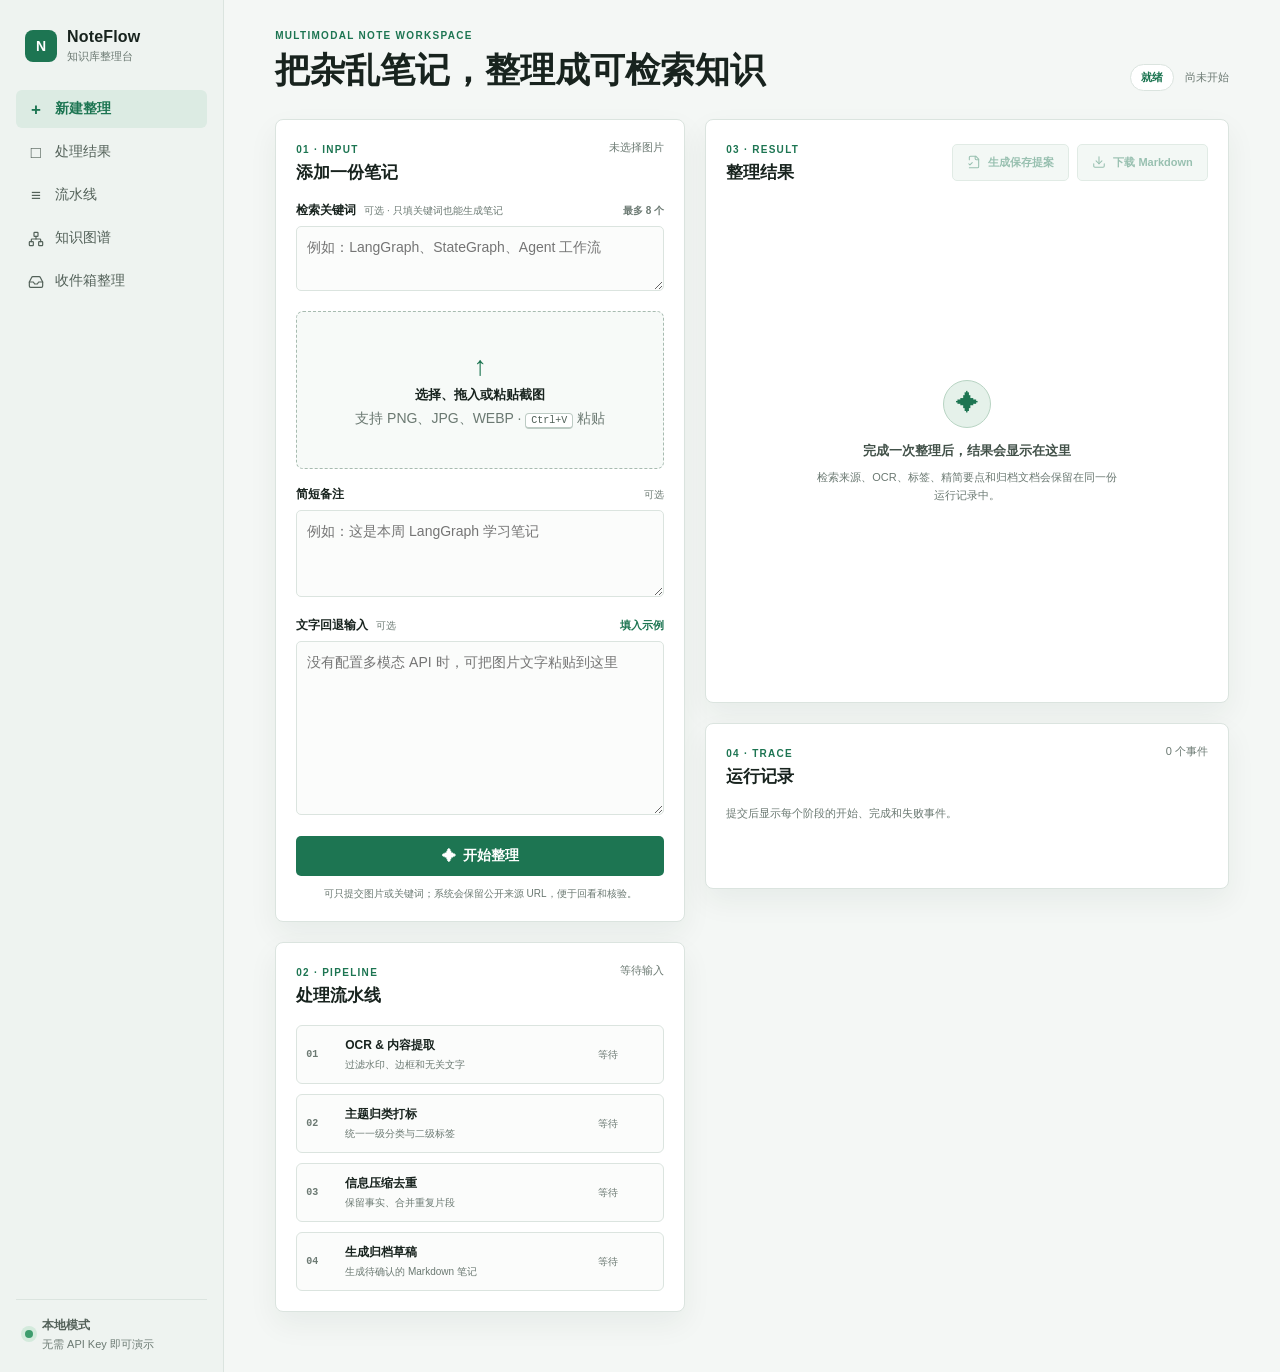
<file: index.html>
<!doctype html>
<html lang="zh-CN">
  <head>
    <meta charset="UTF-8" />
    <meta name="viewport" content="width=device-width, initial-scale=1" />
    <meta name="theme-color" content="#f4f7f5" />
    <title>NoteFlow · 多模态笔记整理</title>
    <link rel="stylesheet" href="styles.css?v=20260906-ocr-review" />
  </head>
  <body>
    <div class="app-shell">
      <aside class="sidebar">
        <a class="brand" href="/" aria-label="NoteFlow 首页">
          <span class="brand-mark">N</span>
          <span><strong>NoteFlow</strong><small>知识库整理台</small></span>
        </a>
        <nav class="side-nav" aria-label="主导航">
          <a class="nav-item active" href="#workspace"><span class="nav-icon">+</span>新建整理</a>
          <a class="nav-item" href="#results"><span class="nav-icon">□</span>处理结果</a>
          <a class="nav-item" href="#pipeline"><span class="nav-icon">≡</span>流水线</a>
          <a class="nav-item" href="/graph.html"><span class="nav-icon"><i data-lucide="network" aria-hidden="true"></i></span>知识图谱</a>
          <a class="nav-item" href="/inbox.html"><span class="nav-icon"><i data-lucide="inbox" aria-hidden="true"></i></span>收件箱整理</a>
        </nav>
        <div class="sidebar-foot">
          <span class="status-dot"></span>
          <span><strong>本地模式</strong><small>无需 API Key 即可演示</small></span>
        </div>
      </aside>

      <main class="main-content">
        <header class="topbar">
          <div>
            <p class="eyebrow">MULTIMODAL NOTE WORKSPACE</p>
            <h1>把杂乱笔记，整理成可检索知识</h1>
          </div>
          <div class="topbar-meta"><span id="connectionBadge" class="badge">就绪</span><span id="runIdLabel">尚未开始</span></div>
        </header>

        <section class="workspace-grid" id="workspace">
          <section class="input-column">
            <div class="panel input-panel">
              <div class="panel-heading"><div><span class="eyebrow">01 · INPUT</span><h2>添加一份笔记</h2></div><span class="muted" id="imageMeta">未选择图片</span></div>
              <div class="field-group keyword-group">
                <div class="field-label-row"><label for="keywordsInput">检索关键词 <span>可选 · 只填关键词也能生成笔记</span></label><span class="keyword-hint">最多 8 个</span></div>
                <textarea id="keywordsInput" rows="2" placeholder="例如：LangGraph、StateGraph、Agent 工作流"></textarea>
              </div>
              <label class="dropzone" id="dropzone" for="imageInput" tabindex="0" aria-label="选择、拖入或粘贴笔记截图">
                <input id="imageInput" type="file" accept="image/*" />
                <span class="upload-icon">↑</span>
                <strong id="uploadTitle">选择、拖入或粘贴截图</strong>
                <span id="uploadHint">支持 PNG、JPG、WEBP · <kbd id="pasteShortcut">⌘V</kbd> 粘贴</span>
                <img id="imagePreview" alt="笔记预览" hidden />
                <span class="paste-status" id="pasteStatus" hidden></span>
              </label>
              <div class="field-group">
                <label for="userNote">简短备注 <span>可选</span></label>
                <textarea id="userNote" rows="3" placeholder="例如：这是本周 LangGraph 学习笔记"></textarea>
              </div>
              <div class="field-group">
                <div class="field-label-row"><label for="ocrText">文字回退输入 <span>可选</span></label><button class="text-button" id="sampleBtn" type="button">填入示例</button></div>
                <textarea id="ocrText" rows="7" placeholder="没有配置多模态 API 时，可把图片文字粘贴到这里"></textarea>
              </div>
              <button id="processBtn" class="primary-button" type="button"><span class="button-icon">✦</span><span>开始整理</span></button>
              <p class="privacy-note">可只提交图片或关键词；系统会保留公开来源 URL，便于回看和核验。</p>
            </div>

            <section class="panel pipeline-panel" id="pipeline">
              <div class="panel-heading"><div><span class="eyebrow">02 · PIPELINE</span><h2>处理流水线</h2></div><span class="muted" id="progressLabel">等待输入</span></div>
              <ol class="stage-list" id="stageList">
                <li class="stage-item queued" data-stage="retrieve" id="retrieveStage" hidden><span class="stage-number">00</span><span class="stage-copy"><strong>关键词公开检索</strong><small>抓取带 URL 的公开资料摘要</small></span><span class="stage-status">等待</span><button class="retry-button" data-retry="retrieve" type="button" title="重试此阶段" hidden>↻</button></li>
                <li class="stage-item queued" data-stage="ocr"><span class="stage-number">01</span><span class="stage-copy"><strong>OCR & 内容提取</strong><small>过滤水印、边框和无关文字</small></span><span class="stage-status">等待</span><button class="retry-button" data-retry="ocr" type="button" title="重试此阶段" hidden>↻</button></li>
                <li class="stage-item queued" data-stage="classify"><span class="stage-number">02</span><span class="stage-copy"><strong>主题归类打标</strong><small>统一一级分类与二级标签</small></span><span class="stage-status">等待</span><button class="retry-button" data-retry="classify" type="button" title="重试此阶段" hidden>↻</button></li>
                <li class="stage-item queued" data-stage="summarize"><span class="stage-number">03</span><span class="stage-copy"><strong>信息压缩去重</strong><small>保留事实、合并重复片段</small></span><span class="stage-status">等待</span><button class="retry-button" data-retry="summarize" type="button" title="重试此阶段" hidden>↻</button></li>
                <li class="stage-item queued" data-stage="archive"><span class="stage-number">04</span><span class="stage-copy"><strong>生成归档草稿</strong><small>生成待确认的 Markdown 笔记</small></span><span class="stage-status">等待</span><button class="retry-button" data-retry="archive" type="button" title="重试此阶段" hidden>↻</button></li>
              </ol>
            </section>
          </section>

          <section class="result-column" id="results">
            <div class="panel result-panel">
              <div class="panel-heading result-heading"><div><span class="eyebrow">03 · RESULT</span><h2>整理结果</h2></div><div class="result-actions"><button id="saveProposalBtn" class="secondary-button" type="button" disabled><i data-lucide="file-check-2" aria-hidden="true"></i><span>生成保存提案</span></button><button id="downloadBtn" class="secondary-button" type="button" disabled><i data-lucide="download" aria-hidden="true"></i><span>下载 Markdown</span></button></div></div>
              <div id="emptyState" class="empty-state"><div class="empty-mark">✦</div><strong>完成一次整理后，结果会显示在这里</strong><span>检索来源、OCR、标签、精简要点和归档文档会保留在同一份运行记录中。</span></div>
              <div id="resultContent" hidden>
                <section class="note-proposal" id="noteProposalPanel" hidden aria-labelledby="noteProposalTitle">
                  <div class="note-proposal-heading"><div><span class="eyebrow">SAVE PROPOSAL</span><h3 id="noteProposalTitle">写入收件箱</h3></div><span class="proposal-status" id="noteProposalStatus">待确认</span></div>
                  <p class="note-proposal-meta" id="noteProposalMeta">预览不会修改知识库。</p>
                  <pre class="proposal-preview" id="noteProposalPreview"></pre>
                  <div class="note-proposal-actions"><button id="noteProposalCancel" class="text-button" type="button">关闭提案</button><button id="noteProposalCommit" class="primary-button proposal-commit-button" type="button"><i data-lucide="save" aria-hidden="true"></i><span>确认写入收件箱</span></button></div>
                </section>
                <div class="summary-strip">
                  <div><span>资料类型</span><strong id="textType">-</strong></div>
                  <div><span>一级分类</span><strong id="category">-</strong></div>
                  <div><span>处理进度</span><strong id="resultProgress">0%</strong></div>
                </div>
                <div class="tabs" role="tablist">
                  <button class="tab active" data-tab="archive" type="button" role="tab">归档 Markdown</button>
                  <button class="tab" data-tab="ocr" type="button" role="tab">OCR 文本</button>
                  <button class="tab" data-tab="classify" type="button" role="tab">标签结果</button>
                  <button class="tab" data-tab="summarize" type="button" role="tab">精简要点</button>
                  <button class="tab" data-tab="retrieve" type="button" role="tab">检索来源</button>
                </div>
                <div class="tab-panel active" data-panel="archive"><pre class="markdown-preview" id="markdownPreview"></pre></div>
                <div class="tab-panel" data-panel="ocr">
                  <div class="result-block ocr-review-block">
                    <div class="block-meta"><span>原始 OCR（只读）</span><span id="ocrEngineLabel"></span></div>
                    <pre id="ocrPreview" class="ocr-original-preview"></pre>
                    <div class="ocr-editor-heading"><label for="ocrCorrectedText">人工校正文本</label><span id="ocrRevisionLabel">未提交校正</span></div>
                    <textarea id="ocrCorrectedText" rows="10" placeholder="可直接修改识别结果；原始 OCR 会一直保留"></textarea>
                    <div class="ocr-editor-actions"><span class="muted" id="noiseLabel"></span><button id="applyOcrCorrectionBtn" class="secondary-button" type="button" disabled><i data-lucide="refresh-cw" aria-hidden="true"></i><span>应用修订并重新整理</span></button></div>
                    <div class="ocr-confidence-panel"><div class="block-meta"><span>低置信度片段</span><span>请优先核对</span></div><div id="lowConfidenceList" class="confidence-list"><span class="muted">未发现或未返回低置信度片段</span></div></div>
                  </div>
                </div>
                <div class="tab-panel" data-panel="classify"><div class="result-block"><div class="label-line"><span>一级分类</span><strong id="categoryDetail"></strong></div><div class="label-line"><span>二级标签</span><div class="tag-list" id="tagList"></div></div><div class="label-line"><span>主题概括</span><p id="topicSummary"></p></div><div class="label-line"><span>适用场景</span><p id="usageScene"></p></div></div></div>
                <div class="tab-panel" data-panel="summarize"><div class="result-block"><div class="block-meta"><span>精简版要点</span><span id="redundancyLabel"></span></div><pre id="summaryPreview"></pre><div class="key-sentences"><span class="block-title">重点短句</span><ul id="keySentenceList"></ul></div></div></div>
                <div class="tab-panel" data-panel="retrieve"><div class="result-block retrieval-block"><div class="block-meta"><span>公开检索线索</span><span id="retrievalMeta"></span></div><p class="retrieval-query" id="retrievalQuery"></p><p class="retrieval-warning" id="retrievalWarning" hidden></p><div class="source-list" id="sourceList"></div><p class="muted source-empty" id="sourceEmpty" hidden>没有抓取到可引用来源，请检查网络或换一组更具体的关键词。</p></div></div>
              </div>
            </div>
            <div class="panel event-panel"><div class="panel-heading"><div><span class="eyebrow">04 · TRACE</span><h2>运行记录</h2></div><span class="muted" id="eventCount">0 个事件</span></div><div id="eventList" class="event-list"><span class="muted">提交后显示每个阶段的开始、完成和失败事件。</span></div></div>
          </section>
        </section>
      </main>
    </div>
    <div class="toast" id="toast" role="status" aria-live="polite"></div>
    <script src="vendor/lucide.0.468.0.min.js"></script>
    <script src="app.js?v=20260906-ocr-review"></script>
  </body>
</html>
</file>
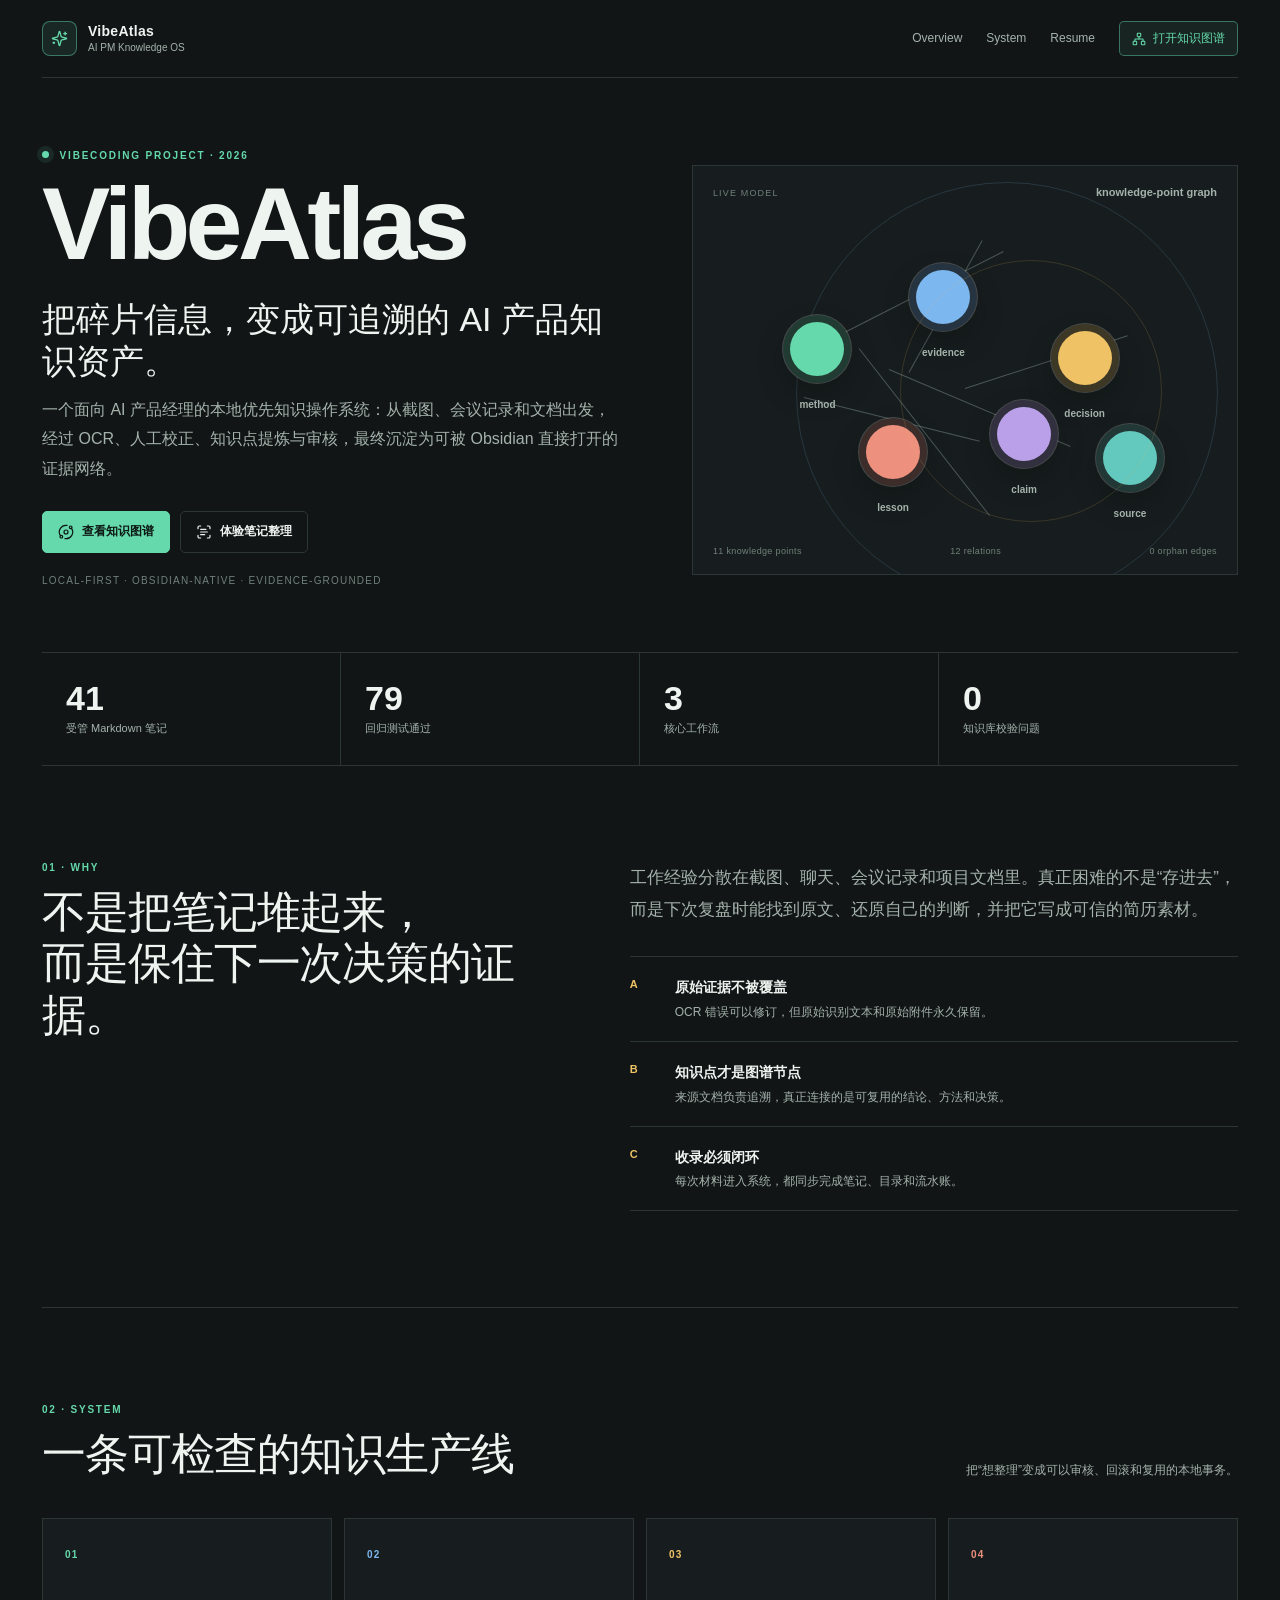
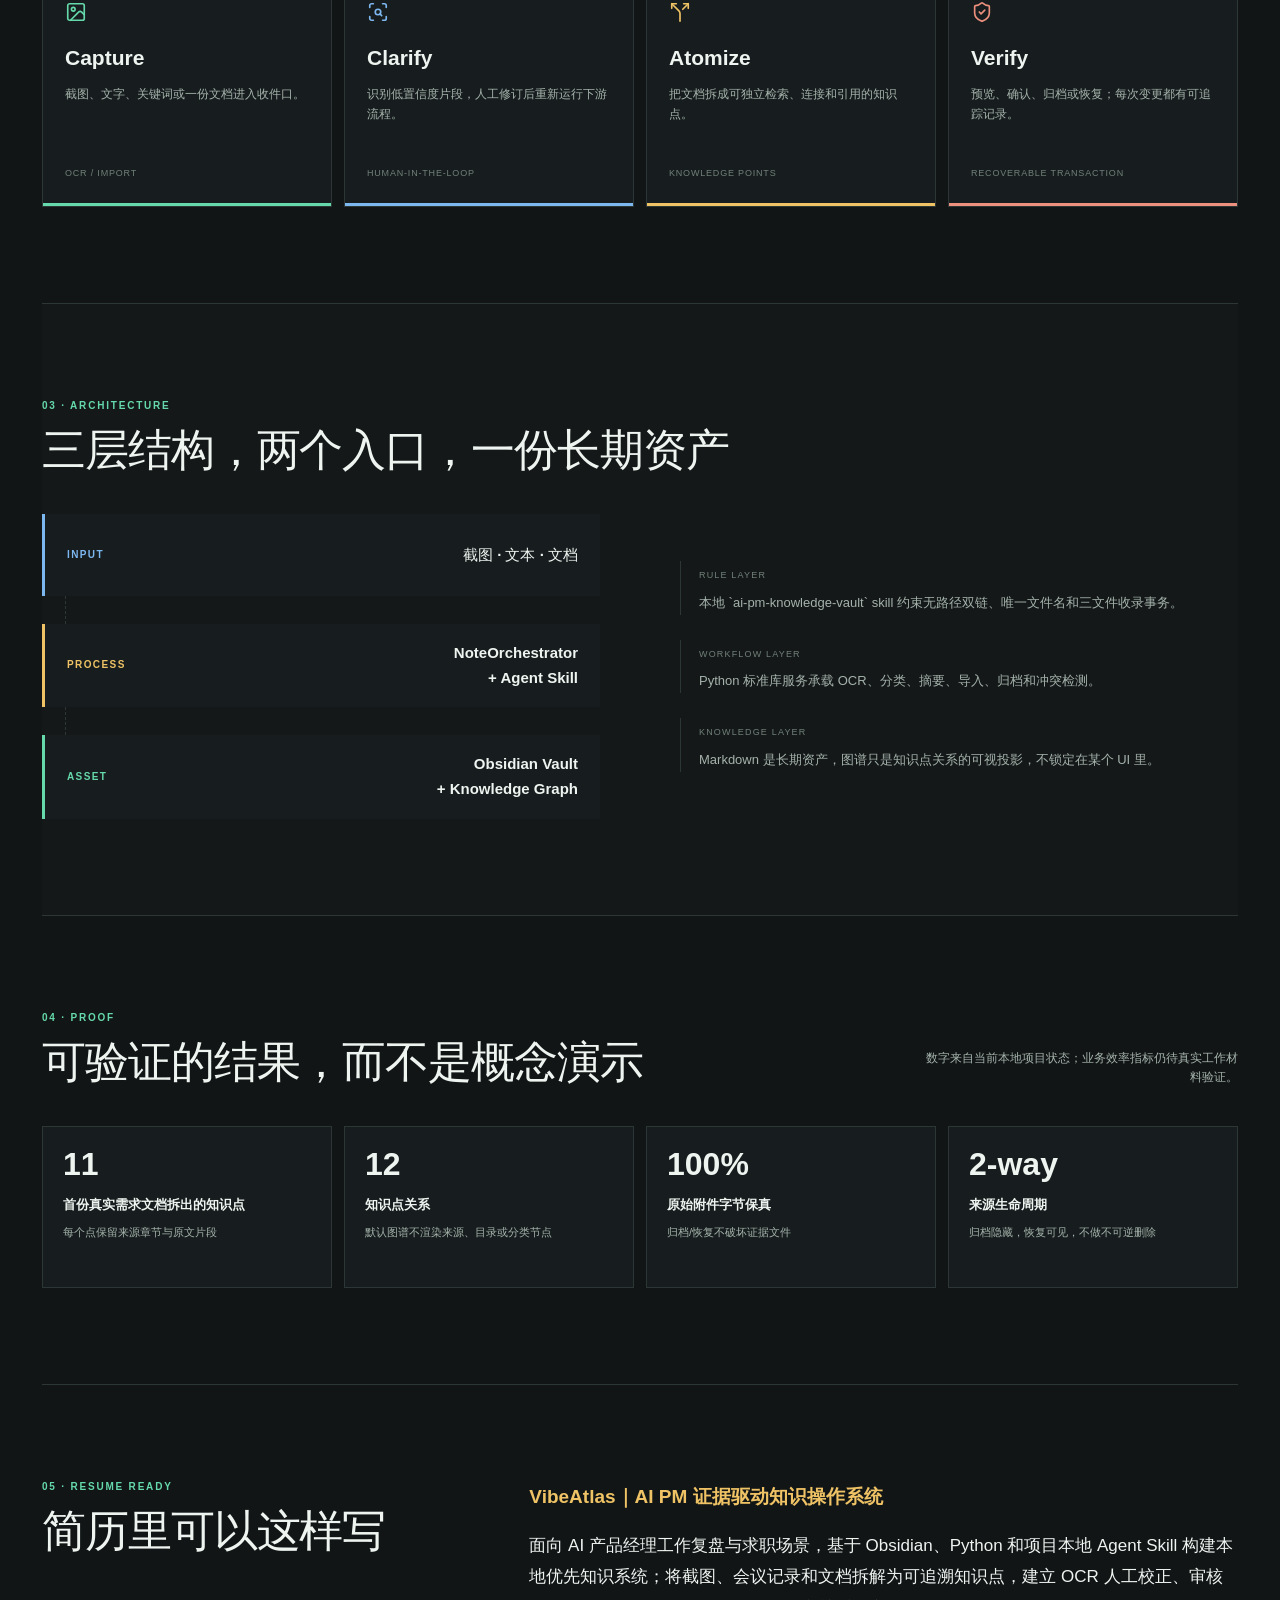
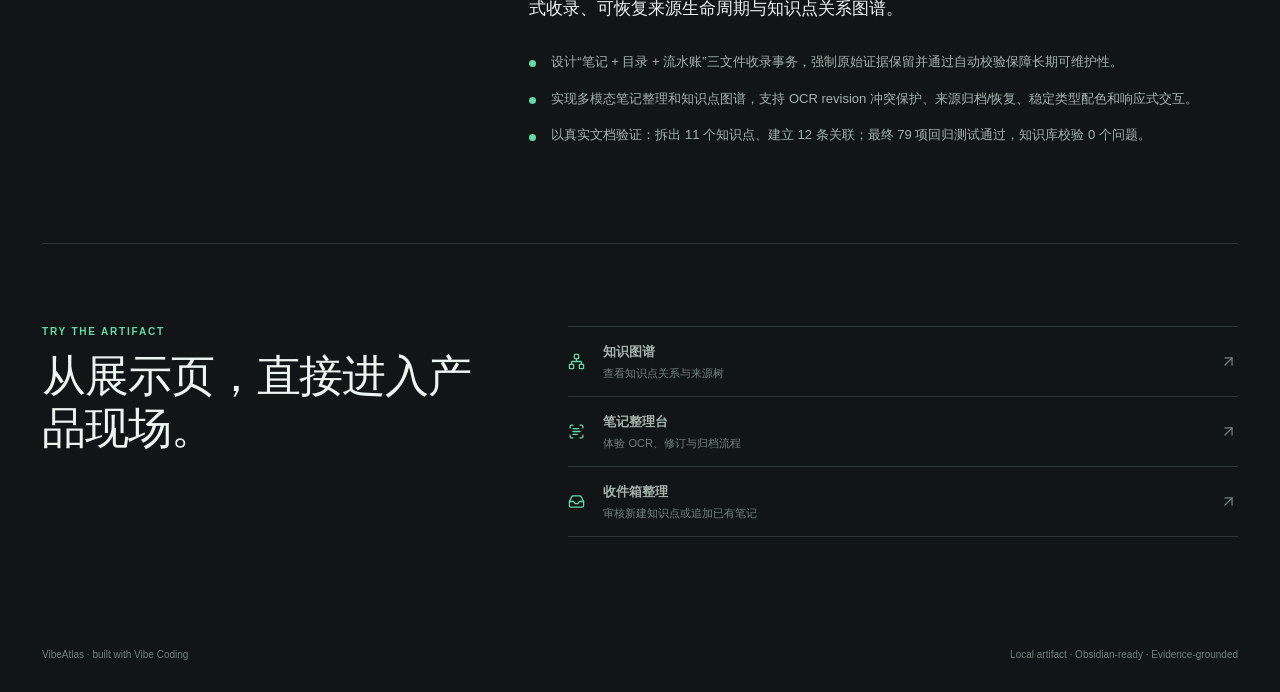
<file: vibecoding-project.html>
<!doctype html>
<html lang="zh-CN">
  <head>
    <meta charset="UTF-8" />
    <meta name="viewport" content="width=device-width, initial-scale=1" />
    <meta name="theme-color" content="#111516" />
    <meta name="description" content="VibeAtlas：面向 AI 产品经理的证据驱动个人知识操作系统项目展示。" />
    <title>VibeAtlas · AI PM 证据驱动知识操作系统</title>
    <link rel="stylesheet" href="vibecoding-project.css?v=20260906-1" />
    <script defer src="vendor/lucide.0.468.0.min.js"></script>
  </head>
  <body>
    <div class="page-shell">
      <header class="site-header">
        <a class="brand" href="vibecoding-project.html" aria-label="VibeAtlas 项目首页">
          <span class="brand-mark"><i data-lucide="sparkles" aria-hidden="true"></i></span>
          <span><strong>VibeAtlas</strong><small>AI PM Knowledge OS</small></span>
        </a>
        <nav class="site-nav" aria-label="项目导航">
          <a href="#overview">Overview</a>
          <a href="#system">System</a>
          <a href="#resume">Resume</a>
          <a class="nav-cta" href="graph.html"><i data-lucide="network" aria-hidden="true"></i><span>打开知识图谱</span></a>
        </nav>
      </header>

      <main>
        <section class="hero" id="overview">
          <div class="hero-copy">
            <p class="eyebrow"><span class="status-pulse"></span> VIBECODING PROJECT · 2026</p>
            <h1>VibeAtlas</h1>
            <p class="hero-title">把碎片信息，变成可追溯的 AI 产品知识资产。</p>
            <p class="hero-lede">一个面向 AI 产品经理的本地优先知识操作系统：从截图、会议记录和文档出发，经过 OCR、人工校正、知识点提炼与审核，最终沉淀为可被 Obsidian 直接打开的证据网络。</p>
            <div class="hero-actions">
              <a class="button button-primary" href="graph.html"><i data-lucide="orbit" aria-hidden="true"></i><span>查看知识图谱</span></a>
              <a class="button button-secondary" href="index.html"><i data-lucide="scan-text" aria-hidden="true"></i><span>体验笔记整理</span></a>
            </div>
            <p class="hero-note">Local-first · Obsidian-native · Evidence-grounded</p>
          </div>
          <div class="hero-visual" aria-label="知识点关系网络示意图" role="img">
            <div class="visual-caption"><span>LIVE MODEL</span><strong>knowledge-point graph</strong></div>
            <div class="network-canvas">
              <span class="network-line line-a"></span><span class="network-line line-b"></span><span class="network-line line-c"></span>
              <span class="network-line line-d"></span><span class="network-line line-e"></span><span class="network-line line-f"></span>
              <span class="network-node node-a"><b>method</b></span>
              <span class="network-node node-b"><b>evidence</b></span>
              <span class="network-node node-c"><b>decision</b></span>
              <span class="network-node node-d"><b>lesson</b></span>
              <span class="network-node node-e"><b>claim</b></span>
              <span class="network-node node-f"><b>source</b></span>
            </div>
            <div class="visual-footer"><span>11 knowledge points</span><span>12 relations</span><span>0 orphan edges</span></div>
          </div>
        </section>

        <section class="metric-band" aria-label="项目指标">
          <div><strong>41</strong><span>受管 Markdown 笔记</span></div>
          <div><strong>79</strong><span>回归测试通过</span></div>
          <div><strong>3</strong><span>核心工作流</span></div>
          <div><strong>0</strong><span>知识库校验问题</span></div>
        </section>

        <section class="content-section split-section">
          <div class="section-intro">
            <p class="eyebrow">01 · WHY</p>
            <h2>不是把笔记堆起来，<br />而是保住下一次决策的证据。</h2>
          </div>
          <div class="section-body">
            <p>工作经验分散在截图、聊天、会议记录和项目文档里。真正困难的不是“存进去”，而是下次复盘时能找到原文、还原自己的判断，并把它写成可信的简历素材。</p>
            <div class="principles">
              <div class="principle"><span class="principle-index">A</span><div><strong>原始证据不被覆盖</strong><p>OCR 错误可以修订，但原始识别文本和原始附件永久保留。</p></div></div>
              <div class="principle"><span class="principle-index">B</span><div><strong>知识点才是图谱节点</strong><p>来源文档负责追溯，真正连接的是可复用的结论、方法和决策。</p></div></div>
              <div class="principle"><span class="principle-index">C</span><div><strong>收录必须闭环</strong><p>每次材料进入系统，都同步完成笔记、目录和流水账。</p></div></div>
            </div>
          </div>
        </section>

        <section class="content-section" id="system">
          <div class="section-heading">
            <div><p class="eyebrow">02 · SYSTEM</p><h2>一条可检查的知识生产线</h2></div>
            <p>把“想整理”变成可以审核、回滚和复用的本地事务。</p>
          </div>
          <div class="flow-grid">
            <article class="flow-step flow-step-mint"><span class="step-number">01</span><i data-lucide="image" aria-hidden="true"></i><h3>Capture</h3><p>截图、文字、关键词或一份文档进入收件口。</p><span class="step-tag">OCR / import</span></article>
            <article class="flow-step flow-step-blue"><span class="step-number">02</span><i data-lucide="scan-search" aria-hidden="true"></i><h3>Clarify</h3><p>识别低置信度片段，人工修订后重新运行下游流程。</p><span class="step-tag">human-in-the-loop</span></article>
            <article class="flow-step flow-step-amber"><span class="step-number">03</span><i data-lucide="split" aria-hidden="true"></i><h3>Atomize</h3><p>把文档拆成可独立检索、连接和引用的知识点。</p><span class="step-tag">knowledge points</span></article>
            <article class="flow-step flow-step-coral"><span class="step-number">04</span><i data-lucide="shield-check" aria-hidden="true"></i><h3>Verify</h3><p>预览、确认、归档或恢复；每次变更都有可追踪记录。</p><span class="step-tag">recoverable transaction</span></article>
          </div>
        </section>

        <section class="content-section architecture-section">
          <div class="section-heading">
            <div><p class="eyebrow">03 · ARCHITECTURE</p><h2>三层结构，两个入口，一份长期资产</h2></div>
          </div>
          <div class="architecture-grid">
            <div class="architecture-map" aria-label="系统架构图" role="img">
              <div class="architecture-layer layer-input"><span>INPUT</span><strong>截图 · 文本 · 文档</strong></div>
              <div class="architecture-connector"></div>
              <div class="architecture-layer layer-process"><span>PROCESS</span><strong>NoteOrchestrator<br />+ Agent Skill</strong></div>
              <div class="architecture-connector"></div>
              <div class="architecture-layer layer-asset"><span>ASSET</span><strong>Obsidian Vault<br />+ Knowledge Graph</strong></div>
            </div>
            <div class="architecture-copy">
              <div><span class="copy-label">RULE LAYER</span><p>本地 `ai-pm-knowledge-vault` skill 约束无路径双链、唯一文件名和三文件收录事务。</p></div>
              <div><span class="copy-label">WORKFLOW LAYER</span><p>Python 标准库服务承载 OCR、分类、摘要、导入、归档和冲突检测。</p></div>
              <div><span class="copy-label">KNOWLEDGE LAYER</span><p>Markdown 是长期资产，图谱只是知识点关系的可视投影，不锁定在某个 UI 里。</p></div>
            </div>
          </div>
        </section>

        <section class="content-section result-section">
          <div class="section-heading">
            <div><p class="eyebrow">04 · PROOF</p><h2>可验证的结果，而不是概念演示</h2></div>
            <p>数字来自当前本地项目状态；业务效率指标仍待真实工作材料验证。</p>
          </div>
          <div class="proof-grid">
            <div class="proof-item"><strong>11</strong><span>首份真实需求文档拆出的知识点</span><small>每个点保留来源章节与原文片段</small></div>
            <div class="proof-item"><strong>12</strong><span>知识点关系</span><small>默认图谱不渲染来源、目录或分类节点</small></div>
            <div class="proof-item"><strong>100%</strong><span>原始附件字节保真</span><small>归档/恢复不破坏证据文件</small></div>
            <div class="proof-item"><strong>2-way</strong><span>来源生命周期</span><small>归档隐藏，恢复可见，不做不可逆删除</small></div>
          </div>
        </section>

        <section class="resume-section" id="resume">
          <div class="resume-heading"><p class="eyebrow">05 · RESUME READY</p><h2>简历里可以这样写</h2></div>
          <div class="resume-copy">
            <p class="resume-project-name">VibeAtlas｜AI PM 证据驱动知识操作系统</p>
            <p class="resume-summary">面向 AI 产品经理工作复盘与求职场景，基于 Obsidian、Python 和项目本地 Agent Skill 构建本地优先知识系统；将截图、会议记录和文档拆解为可追溯知识点，建立 OCR 人工校正、审核式收录、可恢复来源生命周期与知识点关系图谱。</p>
            <ul class="resume-bullets">
              <li>设计“笔记 + 目录 + 流水账”三文件收录事务，强制原始证据保留并通过自动校验保障长期可维护性。</li>
              <li>实现多模态笔记整理和知识点图谱，支持 OCR revision 冲突保护、来源归档/恢复、稳定类型配色和响应式交互。</li>
              <li>以真实文档验证：拆出 11 个知识点、建立 12 条关联；最终 79 项回归测试通过，知识库校验 0 个问题。</li>
            </ul>
          </div>
        </section>

        <section class="launch-section" aria-labelledby="launchTitle">
          <div><p class="eyebrow">TRY THE ARTIFACT</p><h2 id="launchTitle">从展示页，直接进入产品现场。</h2></div>
          <div class="launch-links">
            <a href="graph.html"><i data-lucide="network" aria-hidden="true"></i><span><strong>知识图谱</strong><small>查看知识点关系与来源树</small></span><i data-lucide="arrow-up-right" aria-hidden="true"></i></a>
            <a href="index.html"><i data-lucide="scan-text" aria-hidden="true"></i><span><strong>笔记整理台</strong><small>体验 OCR、修订与归档流程</small></span><i data-lucide="arrow-up-right" aria-hidden="true"></i></a>
            <a href="inbox.html"><i data-lucide="inbox" aria-hidden="true"></i><span><strong>收件箱整理</strong><small>审核新建知识点或追加已有笔记</small></span><i data-lucide="arrow-up-right" aria-hidden="true"></i></a>
          </div>
        </section>
      </main>

      <footer class="site-footer">
        <span>VibeAtlas · built with Vibe Coding</span>
        <span>Local artifact · Obsidian-ready · Evidence-grounded</span>
      </footer>
    </div>
    <script>
      window.addEventListener("DOMContentLoaded", () => window.lucide?.createIcons({ attrs: { width: 17, height: 17, "stroke-width": 1.8 } }));
    </script>
  </body>
</html>
</file>
<file: styles.css>
:root {
  --bg: #f4f7f5;
  --surface: #fff;
  --ink: #18231e;
  --muted: #6b7972;
  --line: #dbe4df;
  --green: #1d7552;
  --green-soft: #e5f1ea;
  --amber: #9a6618;
  --amber-soft: #fff2d8;
  --red: #a44e47;
  --shadow: 0 12px 30px rgba(22, 51, 38, .06);
}
* { box-sizing: border-box; }
[hidden] { display: none !important; }
html { scroll-behavior: smooth; }
body { margin: 0; background: var(--bg); color: var(--ink); font-family: Inter, ui-sans-serif, -apple-system, BlinkMacSystemFont, "PingFang SC", "Microsoft YaHei", sans-serif; font-size: 14px; }
button, textarea, input { font: inherit; }
button { cursor: pointer; }
.app-shell { min-height: 100vh; display: grid; grid-template-columns: 224px minmax(0, 1fr); }
.sidebar { border-right: 1px solid var(--line); background: #eef3f0; padding: 26px 16px 18px; display: flex; flex-direction: column; }
.brand { color: var(--ink); text-decoration: none; display: flex; align-items: center; gap: 10px; padding: 2px 9px 26px; }
.brand-mark { width: 32px; height: 32px; display: grid; place-items: center; background: var(--green); color: white; font-weight: 800; border-radius: 8px; letter-spacing: 0; }
.brand strong { display: block; font-size: 16px; letter-spacing: .01em; }
.brand small, .sidebar-foot small { display: block; color: var(--muted); margin-top: 3px; font-size: 11px; }
.side-nav { display: grid; gap: 5px; }
.nav-item { color: #536159; text-decoration: none; display: flex; align-items: center; gap: 10px; padding: 10px 11px; border-radius: 6px; }
.nav-item:hover, .nav-item.active { background: #dcebe3; color: var(--green); }
.nav-item.active { font-weight: 700; }
.nav-icon { width: 18px; text-align: center; font-size: 17px; line-height: 1; }
.nav-icon svg { width: 16px; height: 16px; vertical-align: middle; }
.sidebar-foot { margin-top: auto; border-top: 1px solid var(--line); padding: 16px 9px 2px; display: flex; align-items: center; gap: 9px; color: #536159; }
.sidebar-foot strong { font-size: 12px; font-weight: 600; }
.status-dot { width: 8px; height: 8px; background: #3d9c6d; border-radius: 50%; box-shadow: 0 0 0 4px #d3eadc; }
.main-content { max-width: 1450px; width: 100%; margin: 0 auto; padding: 30px clamp(20px, 4vw, 58px) 60px; }
.topbar { display: flex; align-items: flex-end; justify-content: space-between; gap: 20px; margin-bottom: 28px; }
.eyebrow { color: var(--green); font-size: 10px; font-weight: 800; letter-spacing: .13em; }
h1, h2, p { margin: 0; }
h1 { margin-top: 8px; font-size: clamp(24px, 3vw, 35px); line-height: 1.2; letter-spacing: 0; }
h2 { margin-top: 5px; font-size: 17px; letter-spacing: 0; }
.topbar-meta { display: flex; align-items: center; gap: 11px; color: var(--muted); font-size: 11px; white-space: nowrap; }
.badge { border: 1px solid var(--line); border-radius: 99px; background: var(--surface); padding: 5px 10px; color: var(--green); font-weight: 700; }
.badge.running { background: var(--green-soft); border-color: #c0dccd; }
.workspace-grid { display: grid; grid-template-columns: minmax(300px, 410px) minmax(0, 1fr); gap: 20px; align-items: start; }
.input-column, .result-column { display: grid; gap: 20px; min-width: 0; }
.panel { background: var(--surface); border: 1px solid var(--line); border-radius: 8px; box-shadow: var(--shadow); }
.input-panel, .pipeline-panel, .result-panel, .event-panel { padding: 20px; }
.panel-heading { display: flex; align-items: flex-start; justify-content: space-between; gap: 12px; margin-bottom: 18px; }
.result-heading { align-items: center; }
.result-actions { display: flex; align-items: center; justify-content: flex-end; gap: 8px; flex-wrap: wrap; }
.result-actions .secondary-button { white-space: nowrap; }
.result-actions svg, .proposal-commit-button svg { width: 14px; height: 14px; }
.muted { color: var(--muted); font-size: 11px; }
.dropzone { min-height: 158px; border: 1px dashed #a7bbb0; border-radius: 7px; background: #f7faf8; display: flex; flex-direction: column; justify-content: center; align-items: center; gap: 6px; text-align: center; position: relative; overflow: hidden; color: var(--muted); }
.dropzone:hover, .dropzone:focus-visible, .dropzone.dragover, .dropzone.paste-active { border-color: var(--green); background: var(--green-soft); outline: none; box-shadow: 0 0 0 3px rgba(40, 125, 83, .1); }
.dropzone input { position: absolute; opacity: 0; pointer-events: none; }
.dropzone strong { color: var(--ink); font-size: 13px; }
.upload-icon { color: var(--green); font-size: 27px; line-height: 1; }
.dropzone img { position: absolute; inset: 0; width: 100%; height: 100%; object-fit: contain; background: #f7faf8; }
.dropzone kbd { border: 1px solid #bdcbc4; border-bottom-width: 2px; border-radius: 4px; background: white; color: #4d5e55; padding: 1px 5px; font: 10px ui-monospace, SFMono-Regular, Menlo, monospace; }
.paste-status { position: absolute; z-index: 2; right: 8px; bottom: 8px; border-radius: 4px; background: rgba(24, 35, 30, .84); color: white; padding: 5px 8px; font-size: 10px; }
.field-group { margin-top: 17px; }
.keyword-group { margin-top: 0; margin-bottom: 17px; }
.keyword-hint { color: var(--muted); font-size: 10px; white-space: nowrap; }
.field-group label, .field-label-row { display: flex; justify-content: space-between; align-items: center; gap: 8px; font-size: 12px; font-weight: 700; margin-bottom: 7px; }
.field-group label span, .field-label-row label span { color: var(--muted); font-weight: 400; font-size: 10px; }
.field-label-row label { margin: 0; }
textarea { width: 100%; resize: vertical; border: 1px solid var(--line); background: #fbfcfb; color: var(--ink); border-radius: 5px; padding: 10px; line-height: 1.55; outline: none; }
textarea:focus { border-color: #77aa91; box-shadow: 0 0 0 3px rgba(40, 125, 83, .1); }
.text-button { border: 0; padding: 0; color: var(--green); background: none; font-size: 11px; }
.primary-button, .secondary-button { border-radius: 5px; padding: 10px 14px; border: 1px solid transparent; display: inline-flex; align-items: center; justify-content: center; gap: 7px; font-weight: 700; }
.primary-button { width: 100%; margin-top: 18px; color: white; background: var(--green); }
.primary-button:hover { background: #165d41; }
.primary-button:disabled { opacity: .55; cursor: wait; }
.secondary-button { color: var(--green); border-color: #bdd5c7; background: var(--green-soft); font-size: 11px; }
.secondary-button:disabled { opacity: .45; cursor: not-allowed; }
.privacy-note { color: var(--muted); font-size: 10px; margin-top: 11px; text-align: center; }
.stage-list { margin: 0; padding: 0; list-style: none; display: grid; gap: 10px; }
.stage-item { display: grid; grid-template-columns: 30px minmax(0, 1fr) auto 27px; align-items: center; gap: 9px; padding: 11px 9px; border: 1px solid var(--line); border-radius: 6px; background: #fbfcfb; }
.stage-item.running { background: #f1f8f3; border-color: #b9d9c7; }
.stage-item.done { border-color: #cfe3d6; }
.stage-item.failed { border-color: #e8c4c0; background: #fff7f6; }
.stage-number { color: var(--muted); font: 700 10px ui-monospace, SFMono-Regular, Menlo, monospace; }
.stage-copy { min-width: 0; }
.stage-copy strong, .stage-copy small { display: block; overflow: hidden; text-overflow: ellipsis; white-space: nowrap; }
.stage-copy strong { font-size: 12px; }
.stage-copy small { color: var(--muted); font-size: 10px; margin-top: 4px; }
.stage-status { color: var(--muted); font-size: 10px; }
.stage-item.running .stage-status, .stage-item.done .stage-status { color: var(--green); font-weight: 700; }
.stage-item.failed .stage-status { color: var(--red); font-weight: 700; }
.retry-button { border: 0; background: none; color: var(--red); font-size: 17px; padding: 0; }
.empty-state { min-height: 480px; display: flex; flex-direction: column; justify-content: center; align-items: center; gap: 9px; color: var(--muted); text-align: center; padding: 30px; }
.empty-state strong { color: #425149; font-size: 13px; }
.empty-state span { max-width: 300px; font-size: 11px; line-height: 1.6; }
.empty-mark { width: 48px; height: 48px; display: grid; place-items: center; border: 1px solid #b8d4c3; border-radius: 50%; color: var(--green); background: var(--green-soft); font-size: 23px; margin-bottom: 5px; }
.summary-strip { display: grid; grid-template-columns: repeat(3, 1fr); border: 1px solid var(--line); border-radius: 6px; background: #f8faf9; margin-bottom: 18px; }
.summary-strip > div { padding: 11px 13px; border-right: 1px solid var(--line); min-width: 0; }
.summary-strip > div:last-child { border-right: 0; }
.summary-strip span, .summary-strip strong { display: block; overflow: hidden; text-overflow: ellipsis; white-space: nowrap; }
.summary-strip span { color: var(--muted); font-size: 10px; margin-bottom: 5px; }
.summary-strip strong { font-size: 13px; }
.tabs { display: flex; gap: 2px; border-bottom: 1px solid var(--line); overflow-x: auto; }
.tab { border: 0; border-bottom: 2px solid transparent; background: transparent; color: var(--muted); padding: 9px 12px; font-size: 11px; white-space: nowrap; }
.tab.active { border-bottom-color: var(--green); color: var(--green); font-weight: 700; }
.tab-panel { display: none; padding-top: 16px; }
.tab-panel.active { display: block; }
.markdown-preview, .result-block pre { margin: 0; white-space: pre-wrap; overflow-wrap: anywhere; font: 12px/1.75 ui-monospace, SFMono-Regular, Menlo, monospace; color: #2d3c34; }
.markdown-preview { min-height: 408px; max-height: 640px; overflow: auto; padding: 17px; background: #f8faf8; border: 1px solid var(--line); border-radius: 5px; }
.note-proposal { margin: 0 0 18px; padding: 15px; border: 1px solid #b9d9c7; border-radius: 6px; background: #f4faf6; }
.note-proposal-heading { display: flex; align-items: flex-start; justify-content: space-between; gap: 12px; }
.note-proposal-heading h3 { margin: 4px 0 0; font-size: 14px; }
.proposal-status { padding: 4px 7px; border: 1px solid #b9d9c7; border-radius: 4px; color: var(--green); background: var(--green-soft); font-size: 10px; font-weight: 700; white-space: nowrap; }
.proposal-status.committed { border-color: #b9d9c7; color: var(--green); }
.proposal-status.failed { border-color: #e8c4c0; color: var(--red); background: #fff7f6; }
.note-proposal-meta { margin-top: 8px; color: var(--muted); font-size: 10px; line-height: 1.5; overflow-wrap: anywhere; }
.proposal-preview { max-height: 270px; margin: 12px 0 0; padding: 12px; overflow: auto; border: 1px solid var(--line); border-radius: 5px; background: var(--surface); color: #2d3c34; white-space: pre-wrap; overflow-wrap: anywhere; font: 11px/1.65 ui-monospace, SFMono-Regular, Menlo, monospace; }
.note-proposal-actions { display: flex; align-items: center; justify-content: flex-end; gap: 12px; margin-top: 12px; }
.proposal-commit-button { width: auto; margin-top: 0; padding: 8px 11px; font-size: 11px; }
.note-proposal.is-committed { border-color: #b9d9c7; background: #f7fbf8; }
.result-block { border: 1px solid var(--line); border-radius: 5px; padding: 16px; min-height: 340px; }
.ocr-review-block { min-height: 0; }
.ocr-original-preview { max-height: 220px; min-height: 92px; overflow: auto; padding: 12px; background: #f8faf8; border: 1px solid var(--line); border-radius: 5px; color: #425149; white-space: pre-wrap; overflow-wrap: anywhere; font: 12px/1.7 ui-monospace, SFMono-Regular, Menlo, monospace; }
.ocr-editor-heading { display: flex; align-items: center; justify-content: space-between; gap: 10px; margin-top: 17px; margin-bottom: 7px; }
.ocr-editor-heading label { color: var(--ink); font-size: 12px; font-weight: 700; }
.ocr-editor-heading span { color: var(--muted); font-size: 10px; }
#ocrCorrectedText { min-height: 170px; background: #fff; }
.ocr-editor-actions { display: flex; align-items: center; justify-content: space-between; gap: 12px; margin-top: 10px; }
.ocr-editor-actions .secondary-button { width: auto; flex: 0 0 auto; }
.ocr-confidence-panel { margin-top: 17px; padding-top: 13px; border-top: 1px solid var(--line); }
.ocr-confidence-panel .block-meta { margin-bottom: 8px; }
.confidence-list { display: flex; flex-wrap: wrap; gap: 6px; }
.confidence-item { display: inline-block; max-width: 100%; padding: 5px 8px; border: 1px solid #f0d79f; border-radius: 4px; background: var(--amber-soft); color: #7d581d; font-size: 11px; line-height: 1.45; overflow-wrap: anywhere; }
.block-meta { display: flex; justify-content: space-between; gap: 10px; color: var(--muted); font-size: 10px; margin-bottom: 11px; }
.label-line { display: grid; grid-template-columns: 88px minmax(0, 1fr); gap: 12px; padding: 12px 0; border-bottom: 1px solid var(--line); font-size: 12px; }
.label-line:last-child { border-bottom: 0; }
.label-line > span { color: var(--muted); font-size: 11px; }
.label-line p { line-height: 1.6; }
.tag-list { display: flex; flex-wrap: wrap; gap: 6px; }
.tag { padding: 4px 7px; background: var(--green-soft); color: var(--green); border-radius: 4px; font-size: 10px; }
.key-sentences { margin-top: 18px; border-top: 1px solid var(--line); padding-top: 13px; }
.block-title { color: var(--muted); font-size: 10px; }
.key-sentences ul { margin: 9px 0 0; padding-left: 17px; line-height: 1.7; font-size: 11px; }
.retrieval-block { min-height: 340px; }
.retrieval-query { color: #425149; font-size: 12px; line-height: 1.6; margin-bottom: 12px; }
.retrieval-warning { color: var(--amber); background: var(--amber-soft); border: 1px solid #f0d79f; border-radius: 4px; padding: 8px 10px; font-size: 11px; line-height: 1.5; margin: 0 0 12px; }
.source-list { display: grid; gap: 10px; }
.source-item { border: 1px solid var(--line); border-radius: 5px; padding: 11px 12px; background: #fbfcfb; }
.source-heading { display: flex; align-items: flex-start; gap: 9px; }
.source-number { color: var(--green); font: 700 10px ui-monospace, SFMono-Regular, Menlo, monospace; padding-top: 2px; }
.source-title { color: var(--green); font-size: 12px; line-height: 1.45; font-weight: 700; text-decoration: none; overflow-wrap: anywhere; }
.source-title:hover { text-decoration: underline; }
.source-snippet { color: #506058; font-size: 11px; line-height: 1.6; margin: 7px 0 9px 21px; }
.source-meta { display: flex; justify-content: space-between; gap: 12px; color: var(--muted); font-size: 10px; margin-left: 21px; }
.source-meta time { font: 10px ui-monospace, SFMono-Regular, Menlo, monospace; }
.source-empty { margin: 8px 0 0 21px; line-height: 1.6; }
.event-list { min-height: 62px; display: grid; gap: 6px; }
.event-row { display: flex; align-items: center; gap: 9px; color: #506058; font-size: 11px; }
.event-row time { color: var(--muted); font: 10px ui-monospace, SFMono-Regular, Menlo, monospace; margin-left: auto; }
.event-icon { width: 7px; height: 7px; border-radius: 50%; background: #9eb0a6; }
.event-icon.done { background: var(--green); }
.event-icon.failed { background: var(--red); }
.toast { position: fixed; right: 22px; bottom: 22px; max-width: min(360px, calc(100vw - 44px)); padding: 11px 14px; background: #22342b; color: white; border-radius: 5px; box-shadow: 0 8px 24px rgba(0,0,0,.2); font-size: 12px; opacity: 0; transform: translateY(8px); pointer-events: none; transition: .2s ease; }
.toast.show { opacity: 1; transform: translateY(0); }
@media (max-width: 900px) { .app-shell { grid-template-columns: 1fr; } .sidebar { border-right: 0; border-bottom: 1px solid var(--line); padding: 13px 18px; display: block; } .brand { padding: 0 0 12px; } .side-nav { display: flex; gap: 3px; } .nav-item { padding: 7px 9px; font-size: 12px; } .sidebar-foot { display: none; } .main-content { padding: 24px 18px 40px; } }
@media (max-width: 680px) { .topbar { display: block; } .topbar-meta { margin-top: 13px; } .workspace-grid { grid-template-columns: 1fr; } .empty-state { min-height: 260px; } .result-heading { display: block; } .result-actions { width: 100%; justify-content: flex-start; margin-top: 12px; } .secondary-button { padding: 8px 9px; } .summary-strip > div { padding: 9px; } .note-proposal-actions { align-items: stretch; flex-direction: column-reverse; } .proposal-commit-button { width: 100%; } .ocr-editor-actions { align-items: stretch; flex-direction: column; } .ocr-editor-actions .secondary-button { width: 100%; } }
</file>
<file: vibecoding-project.css>
:root {
  color-scheme: dark;
  --ink: #eef4f0;
  --muted: #a5b2ab;
  --faint: #718079;
  --bg: #111516;
  --surface: #171d1e;
  --surface-2: #1d2525;
  --line: #2b3635;
  --mint: #65d9ab;
  --blue: #7db7ef;
  --amber: #efc365;
  --coral: #ed907e;
  --violet: #b9a0e8;
}

* { box-sizing: border-box; }
html { scroll-behavior: smooth; }
body {
  margin: 0;
  background: var(--bg);
  color: var(--ink);
  font-family: Inter, ui-sans-serif, -apple-system, BlinkMacSystemFont, "PingFang SC", "Microsoft YaHei", sans-serif;
  font-size: 15px;
  line-height: 1.65;
  letter-spacing: 0;
}
a { color: inherit; }
.page-shell { width: min(1440px, 100%); margin: 0 auto; padding: 0 42px; }
.site-header {
  min-height: 78px;
  display: flex;
  align-items: center;
  justify-content: space-between;
  gap: 30px;
  border-bottom: 1px solid var(--line);
}
.brand { display: inline-flex; align-items: center; gap: 11px; text-decoration: none; }
.brand-mark { width: 35px; height: 35px; display: grid; place-items: center; border: 1px solid rgba(101, 217, 171, .45); border-radius: 8px; color: var(--mint); background: rgba(101, 217, 171, .1); }
.brand strong, .brand small { display: block; line-height: 1.2; }
.brand strong { font-size: 14px; letter-spacing: .02em; }
.brand small { margin-top: 3px; color: var(--muted); font-size: 10px; }
.site-nav { display: flex; align-items: center; gap: 24px; }
.site-nav > a { color: var(--muted); font-size: 12px; text-decoration: none; }
.site-nav > a:hover { color: var(--ink); }
.site-nav .nav-cta { min-height: 35px; display: inline-flex; align-items: center; gap: 7px; padding: 0 12px; border: 1px solid rgba(101, 217, 171, .45); border-radius: 5px; color: var(--mint); background: rgba(101, 217, 171, .08); }
.site-nav .nav-cta svg { width: 14px; height: 14px; }

.hero { min-height: 570px; display: grid; grid-template-columns: minmax(0, 1.03fr) minmax(420px, .97fr); align-items: center; gap: 70px; padding: 72px 0 62px; }
.eyebrow { margin: 0 0 13px; color: var(--mint); font-size: 10px; font-weight: 750; letter-spacing: .18em; line-height: 1.2; }
.status-pulse { display: inline-block; width: 7px; height: 7px; margin-right: 6px; border-radius: 50%; background: var(--mint); box-shadow: 0 0 0 5px rgba(101, 217, 171, .1); vertical-align: 1px; }
.hero h1 { margin: 0; font-size: clamp(58px, 8vw, 104px); font-weight: 680; letter-spacing: -.045em; line-height: .95; }
.hero-title { max-width: 600px; margin: 26px 0 12px; color: var(--ink); font-size: clamp(22px, 3vw, 34px); font-weight: 520; line-height: 1.24; }
.hero-lede { max-width: 610px; margin: 0; color: var(--muted); font-size: 16px; line-height: 1.85; }
.hero-actions { display: flex; flex-wrap: wrap; gap: 10px; margin-top: 28px; }
.button { min-height: 42px; display: inline-flex; align-items: center; gap: 8px; padding: 0 15px; border-radius: 5px; font-size: 12px; font-weight: 650; text-decoration: none; }
.button svg { width: 16px; height: 16px; }
.button-primary { border: 1px solid var(--mint); color: #0d1713; background: var(--mint); }
.button-primary:hover { background: #7be4ba; }
.button-secondary { border: 1px solid var(--line); color: var(--ink); background: transparent; }
.button-secondary:hover { border-color: var(--muted); background: rgba(255,255,255,.04); }
.hero-note { margin: 20px 0 0; color: var(--faint); font-size: 10px; letter-spacing: .12em; text-transform: uppercase; }

.hero-visual { position: relative; min-height: 410px; overflow: hidden; border: 1px solid var(--line); background: var(--surface); }
.hero-visual::before, .hero-visual::after { content: ""; position: absolute; border: 1px solid rgba(125,183,239,.16); border-radius: 50%; pointer-events: none; }
.hero-visual::before { width: 420px; height: 420px; left: 19%; top: 4%; }
.hero-visual::after { width: 260px; height: 260px; left: 38%; top: 23%; border-color: rgba(239,195,101,.15); }
.visual-caption, .visual-footer { position: absolute; left: 20px; right: 20px; display: flex; justify-content: space-between; gap: 12px; }
.visual-caption { top: 17px; align-items: baseline; }
.visual-caption span, .visual-footer { color: var(--faint); font-size: 9px; letter-spacing: .13em; text-transform: uppercase; }
.visual-caption strong { color: var(--muted); font-size: 11px; font-weight: 550; }
.visual-footer { bottom: 15px; letter-spacing: .04em; text-transform: none; }
.network-canvas { position: absolute; inset: 55px 20px 50px; }
.network-line { position: absolute; height: 1px; transform-origin: 0 50%; background: rgba(176, 200, 193, .34); }
.line-a { width: 41%; left: 21%; top: 41%; transform: rotate(-27deg); }.line-b { width: 39%; left: 35%; top: 49%; transform: rotate(23deg); }.line-c { width: 30%; left: 39%; top: 50%; transform: rotate(-61deg); }.line-d { width: 36%; left: 18%; top: 58%; transform: rotate(14deg); }.line-e { width: 34%; left: 50%; top: 55%; transform: rotate(-18deg); }.line-f { width: 42%; left: 29%; top: 42%; transform: rotate(52deg); }
.network-node { position: absolute; width: 68px; height: 68px; display: grid; place-items: center; border: 7px solid rgba(17,21,22,.8); border-radius: 50%; box-shadow: 0 0 0 1px rgba(255,255,255,.2), 0 13px 28px rgba(0,0,0,.24); }
.network-node b { position: absolute; top: 75px; color: var(--muted); font-size: 10px; font-weight: 550; white-space: nowrap; }
.node-a { left: 14%; top: 31%; background: var(--mint); }.node-b { left: 39%; top: 14%; background: var(--blue); }.node-c { left: 67%; top: 34%; background: var(--amber); }.node-d { left: 29%; top: 65%; background: var(--coral); }.node-e { left: 55%; top: 59%; background: var(--violet); }.node-f { left: 76%; top: 67%; background: #63c8bd; }

.metric-band { display: grid; grid-template-columns: repeat(4, 1fr); border-top: 1px solid var(--line); border-bottom: 1px solid var(--line); }
.metric-band > div { min-height: 112px; display: flex; flex-direction: column; justify-content: center; gap: 4px; padding: 18px 24px; border-right: 1px solid var(--line); }
.metric-band > div:last-child { border-right: 0; }.metric-band strong { font-size: 34px; font-weight: 600; line-height: 1; }.metric-band span { color: var(--muted); font-size: 11px; }

.content-section { padding: 96px 0; border-bottom: 1px solid var(--line); }.split-section { display: grid; grid-template-columns: .9fr 1.1fr; gap: 90px; }.section-intro h2, .section-heading h2, .resume-heading h2, .launch-section h2 { margin: 0; font-size: clamp(27px, 3.4vw, 45px); font-weight: 550; line-height: 1.18; letter-spacing: -.025em; }.section-body > p { max-width: 630px; margin: 0; color: var(--muted); font-size: 17px; line-height: 1.9; }.principles { margin-top: 30px; border-top: 1px solid var(--line); }.principle { display: grid; grid-template-columns: 32px 1fr; gap: 13px; padding: 18px 0; border-bottom: 1px solid var(--line); }.principle-index { color: var(--amber); font-size: 11px; font-weight: 750; }.principle strong { font-size: 14px; font-weight: 650; }.principle p { margin: 3px 0 0; color: var(--muted); font-size: 12px; }
.section-heading { display: flex; justify-content: space-between; align-items: end; gap: 30px; margin-bottom: 38px; }.section-heading > p { max-width: 320px; margin: 0; color: var(--muted); font-size: 12px; text-align: right; }
.flow-grid { display: grid; grid-template-columns: repeat(4, 1fr); gap: 12px; }.flow-step { min-height: 245px; position: relative; padding: 22px; border: 1px solid var(--line); background: var(--surface); }.flow-step::after { content: ""; position: absolute; left: 0; right: 0; bottom: 0; height: 3px; background: var(--step-color); }.flow-step-mint { --step-color: var(--mint); }.flow-step-blue { --step-color: var(--blue); }.flow-step-amber { --step-color: var(--amber); }.flow-step-coral { --step-color: var(--coral); }.step-number { color: var(--step-color); font-size: 10px; font-weight: 750; letter-spacing: .12em; }.flow-step > svg { display: block; width: 22px; height: 22px; margin: 35px 0 18px; color: var(--step-color); }.flow-step h3 { margin: 0; font-size: 21px; font-weight: 600; }.flow-step p { min-height: 58px; margin: 8px 0 17px; color: var(--muted); font-size: 12px; line-height: 1.7; }.step-tag { color: var(--faint); font-size: 9px; letter-spacing: .09em; text-transform: uppercase; }
.architecture-section { background: rgba(255,255,255,.012); }.architecture-grid { display: grid; grid-template-columns: 1fr 1fr; gap: 80px; align-items: center; }.architecture-map { display: flex; flex-direction: column; align-items: stretch; }.architecture-layer { min-height: 82px; display: flex; align-items: center; justify-content: space-between; gap: 20px; padding: 17px 22px; border-left: 3px solid var(--layer-color); background: var(--surface); }.architecture-layer span { color: var(--layer-color); font-size: 10px; font-weight: 750; letter-spacing: .14em; }.architecture-layer strong { font-size: 15px; font-weight: 550; text-align: right; }.layer-input { --layer-color: var(--blue); }.layer-process { --layer-color: var(--amber); }.layer-asset { --layer-color: var(--mint); }.architecture-connector { height: 28px; margin-left: 23px; border-left: 1px dashed var(--line); }.architecture-copy { display: grid; gap: 25px; }.architecture-copy > div { padding-left: 18px; border-left: 1px solid var(--line); }.copy-label { color: var(--faint); font-size: 9px; letter-spacing: .13em; }.architecture-copy p { margin: 6px 0 0; color: var(--muted); font-size: 13px; line-height: 1.75; }.architecture-copy code { color: var(--amber); }
.proof-grid { display: grid; grid-template-columns: repeat(4, 1fr); gap: 12px; }.proof-item { min-height: 162px; padding: 20px; border: 1px solid var(--line); background: var(--surface); }.proof-item strong { display: block; color: var(--ink); font-size: 32px; font-weight: 600; line-height: 1.1; }.proof-item span { display: block; margin-top: 12px; font-size: 13px; font-weight: 650; }.proof-item small { display: block; margin-top: 8px; color: var(--muted); font-size: 11px; line-height: 1.6; }
.resume-section { display: grid; grid-template-columns: .73fr 1.27fr; gap: 80px; padding: 96px 0; border-bottom: 1px solid var(--line); }.resume-project-name { margin: 0 0 17px; color: var(--amber); font-size: 19px; font-weight: 650; }.resume-summary { max-width: 740px; margin: 0; color: var(--ink); font-size: 17px; line-height: 1.85; }.resume-bullets { display: grid; gap: 14px; margin: 27px 0 0; padding: 0; list-style: none; }.resume-bullets li { position: relative; padding-left: 22px; color: var(--muted); font-size: 13px; line-height: 1.75; }.resume-bullets li::before { content: ""; position: absolute; top: .7em; left: 0; width: 7px; height: 7px; border-radius: 50%; background: var(--mint); }
.launch-section { display: grid; grid-template-columns: .8fr 1.2fr; gap: 80px; align-items: start; padding: 82px 0 90px; }.launch-links { display: grid; border-top: 1px solid var(--line); }.launch-links a { min-height: 70px; display: grid; grid-template-columns: 22px 1fr 18px; align-items: center; gap: 13px; border-bottom: 1px solid var(--line); color: var(--muted); text-decoration: none; }.launch-links a > svg:first-child { color: var(--mint); }.launch-links a > svg:last-child { color: var(--faint); }.launch-links a:hover { color: var(--ink); }.launch-links strong, .launch-links small { display: block; }.launch-links strong { font-size: 13px; font-weight: 650; }.launch-links small { margin-top: 2px; color: var(--faint); font-size: 11px; }
.site-footer { display: flex; justify-content: space-between; gap: 20px; padding: 20px 0 28px; color: var(--faint); font-size: 10px; }

@media (max-width: 980px) {
  .page-shell { padding: 0 24px; }.hero { grid-template-columns: 1fr; gap: 42px; padding-top: 55px; }.hero-visual { min-height: 360px; }.split-section, .architecture-grid, .resume-section, .launch-section { grid-template-columns: 1fr; gap: 38px; }.flow-grid { grid-template-columns: repeat(2, 1fr); }.proof-grid { grid-template-columns: repeat(2, 1fr); }.resume-section { padding: 72px 0; }.launch-section { padding: 70px 0; }.section-heading { align-items: start; flex-direction: column; }.section-heading > p { max-width: 500px; text-align: left; }
}

@media (max-width: 640px) {
  body { font-size: 14px; }.page-shell { padding: 0 16px; }.site-header { min-height: 68px; }.site-nav { gap: 10px; }.site-nav > a:not(.nav-cta) { display: none; }.site-nav .nav-cta { padding: 0 9px; font-size: 10px; }.site-nav .nav-cta span { display: none; }.hero { min-height: auto; padding: 48px 0 42px; }.hero h1 { font-size: 64px; }.hero-title { margin-top: 20px; font-size: 24px; }.hero-lede { font-size: 14px; line-height: 1.75; }.hero-actions { display: grid; grid-template-columns: 1fr; }.button { justify-content: center; }.hero-visual { min-height: 300px; }.network-node { width: 52px; height: 52px; border-width: 5px; }.network-node b { top: 57px; font-size: 8px; }.visual-footer { left: 12px; right: 12px; font-size: 8px; }.metric-band { grid-template-columns: repeat(2, 1fr); }.metric-band > div { min-height: 88px; padding: 15px; }.metric-band > div:nth-child(2) { border-right: 0; }.metric-band > div:nth-child(-n+2) { border-bottom: 1px solid var(--line); }.metric-band strong { font-size: 27px; }.content-section { padding: 65px 0; }.section-intro h2, .section-heading h2, .resume-heading h2, .launch-section h2 { font-size: 29px; }.section-body > p, .resume-summary { font-size: 15px; }.flow-grid, .proof-grid { grid-template-columns: 1fr; }.flow-step { min-height: 205px; }.flow-step > svg { margin-top: 24px; }.flow-step p { min-height: auto; }.architecture-layer { align-items: start; flex-direction: column; gap: 7px; }.architecture-layer strong { text-align: left; }.architecture-grid { gap: 30px; }.resume-section { padding: 65px 0; }.launch-section { padding: 60px 0 68px; }.site-footer { flex-direction: column; gap: 5px; padding-bottom: 22px; }
}

@media print {
  :root { color-scheme: light; --ink: #111; --muted: #444; --faint: #666; --bg: #fff; --surface: #fafafa; --line: #d5d5d5; }
  body { background: #fff; color: #111; }.site-header, .hero-actions, .launch-section, .hero-visual { display: none; }.page-shell { width: 100%; padding: 0; }.hero { min-height: auto; padding: 0 0 30px; }.hero h1 { font-size: 48px; }.metric-band, .content-section, .resume-section { break-inside: avoid; }.content-section, .resume-section { padding: 35px 0; }.site-footer { border-top: 1px solid #ddd; }
}
</file>
